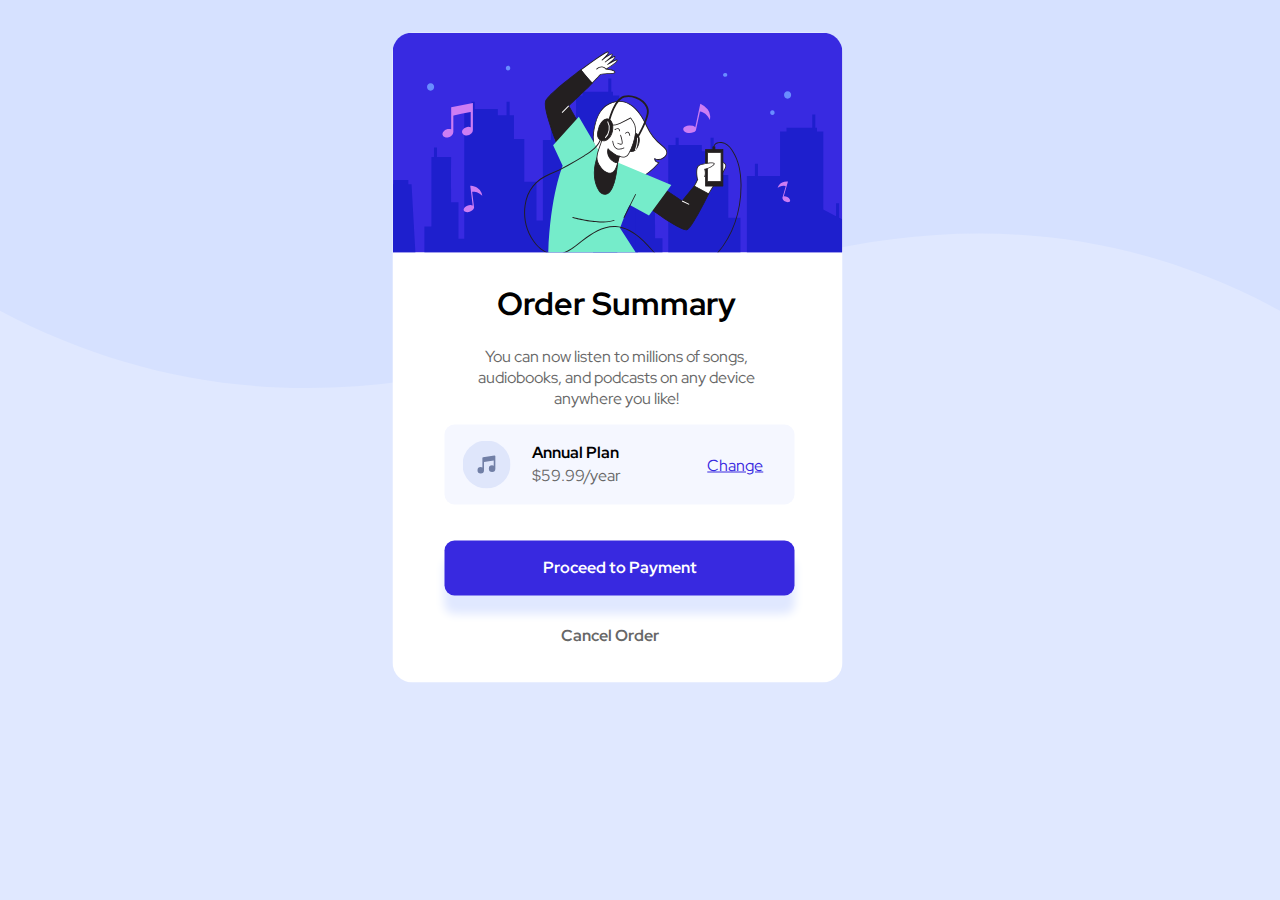
<file: index.html>
<!DOCTYPE html>
<html lang="en">
  <head>
    <meta charset="UTF-8" />
    <meta name="viewport" content="width=device-width, initial-scale=1.0" />
    <link
      rel="icon"
      type="image/png"
      sizes="32x32"
      href="./images/favicon-32x32.png"
    />

    <title>Frontend Mentor | Order summary card</title>
    <link rel="stylesheet" href="style.css" />
    <!-- 
  <style>
    .attribution { font-size: 11px; text-align: center; }
    .attribution a { color: hsl(228, 45%, 44%); }
  </style> -->
    <link rel="preconnect" href="https://fonts.googleapis.com" />
    <link rel="preconnect" href="https://fonts.gstatic.com" crossorigin />
    <link
      href="https://fonts.googleapis.com/css2?family=Red+Hat+Display:ital,wght@0,300..900;1,300..900&display=swap"
      rel="stylesheet"
    />
  </head>
  <body>
    <div class="rec">
      <div class="text">
        <h1>Order Summary</h1>
        <p>
          You can now listen to millions of songs,<br />
          audiobooks, and podcasts on any device<br />
          anywhere you like!
        </p>
        <div class="rec1">
          <img
            src="./images/icon-music.svg"
          />
          <p>
            <h4>Annual Plan</h4>
            <div class="text2">$59.99/year</div> <div class="change"><u>Change</u></div>
          </p>
        </div>
        <div class="rec2">
          <h4>Proceed to Payment</h4>
        </div>
        <div class="text3">
          <h4>Cancel Order</h4></div>
      </div>
    </div>
  </body>
</html>
</file>
<file: style.css>
body {
  position: relative;
  margin-top: 0;
  background-size: 100%;
  background-image: url("./images/pattern-background-desktop.svg");
  background-repeat: no-repeat;
  background-color: hsl(225, 100%, 94%);
}

.rec {
  position: absolute;
  top: 50%;
  left: 50%;
  transform: translate(-55%, 5%);
  width: 450px;
  height: 650px;
  border-radius: 20px;
  background-color: rgb(255, 255, 255);
  background-image: url("./images/illustration-hero.svg");
  background-repeat: no-repeat;
}

.text {
  color: rgb(103, 103, 103);
  position: absolute;
  top: 35%;
  left: 19%;
  text-align: center;
  font-family: "Red Hat Display", sans-serif;
}

.text > h1 {
  color: black;
}

.rec1 {
  position: absolute;
  top: 100%;
  left: -12%;

  width: 350px;
  height: 80px;
  border-radius: 10px;
  background-color: hsl(225, 100%, 98%);
}

.rec1 > img {
  position: absolute;
  top: 20%;
  left: 5%;
}

.rec1 > h4 {
  color: black;
  position: absolute;
  top: -5px;
  left: 25%;
}

.text2 {
  color: rgb(103, 103, 103);
  position: absolute;
  top: 40px;
  left: 25%;
}

.change {
  color: hsl(245, 75%, 52%);
  position: absolute;
  top: 30px;
  left: 75%;
}

.rec2 {
  position: absolute;
  top: 170%;
  left: -12%;

  width: 350px;
  height: 55px;
  border-radius: 10px;
  background-color: hsl(245, 75%, 52%);
  box-shadow: 0px 18px 10px hsl(225, 100%, 94%);
}

.rec2 > h4 {
  color: white;
  position: absolute;
  top: -10%;
  left: 28%;
}

.text3 > h4 {
  position: absolute;
  top: 208%;
  left: 30%;
}
</file>
